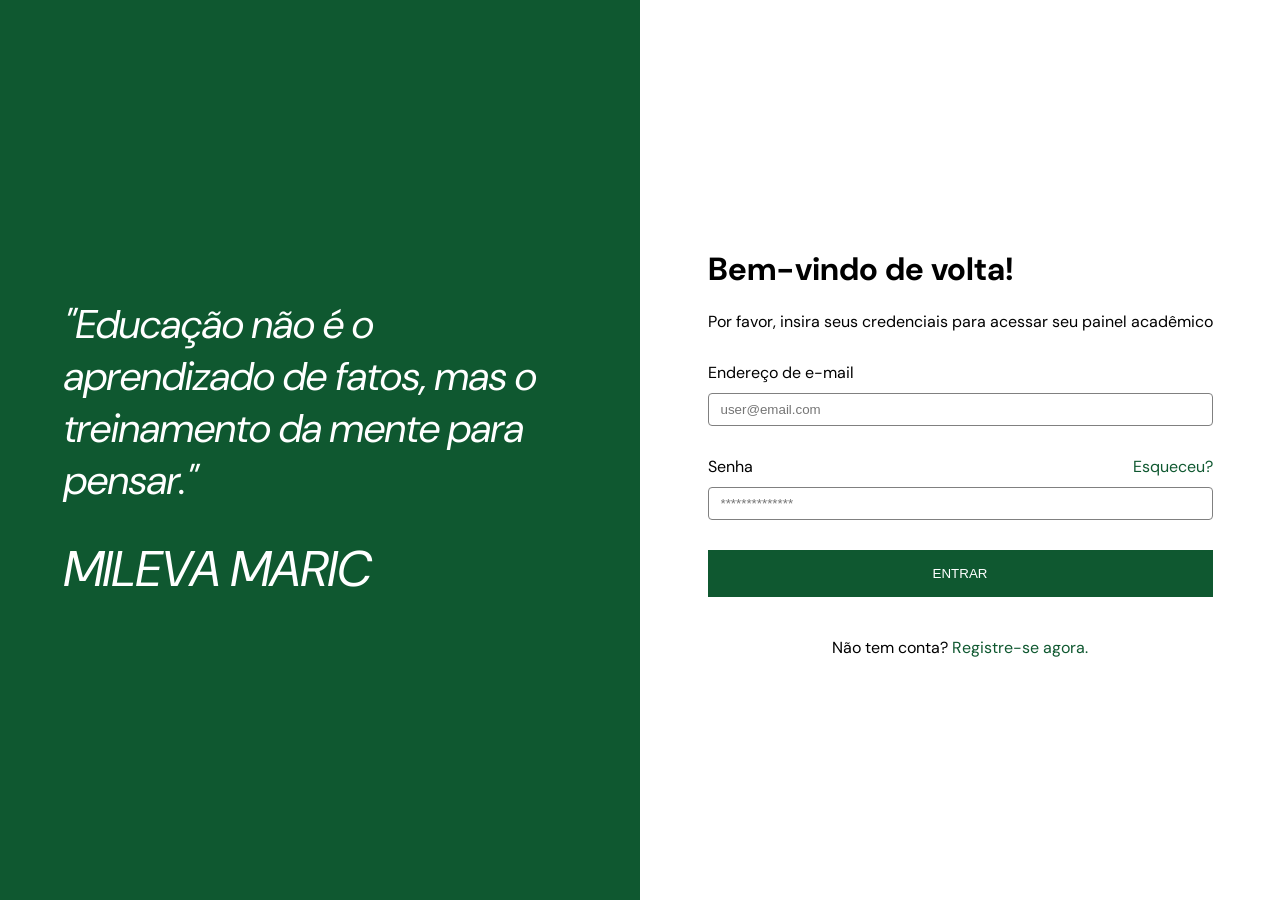
<file: index.html>
<!DOCTYPE html>
<html lang="en">
<head>
    <meta charset="UTF-8">
    <meta name="viewport" content="width=device-width, initial-scale=1.0">
    <link href="style.css" rel="stylesheet"/>
    <title>Document</title>
</head>
<body>
    <div class="container">
        <div class="hero">
            <p>
                <i>"Educação não é o aprendizado de fatos, mas o treinamento da mente para pensar."</i>
                <span><i>Mileva Maric</i></span>
            </p>
        </div>
    

    <div class='formulario'>
        <div>
        <h1>Bem-vindo de volta!</h1>
        <P>Por favor, insira seus credenciais para acessar seu painel acadêmico</P> 

        <form action="/login" method="post">
            <label for="">Endereço de e-mail</label>
            <input type="text" placeholder="user@email.com"/>

            <label for="">
                Senha 
                <a href="/esqueceu.html">Esqueceu?</a></label>
            <input name="senha" id="senha" type="password" placeholder="**************"/>
            <button type="submit">Entrar</button>
        </form>
        <p>Não tem conta? <a href="registro.html">Registre-se agora.</a></p>
    </div>
    </div>
</body>
</html>
</file>
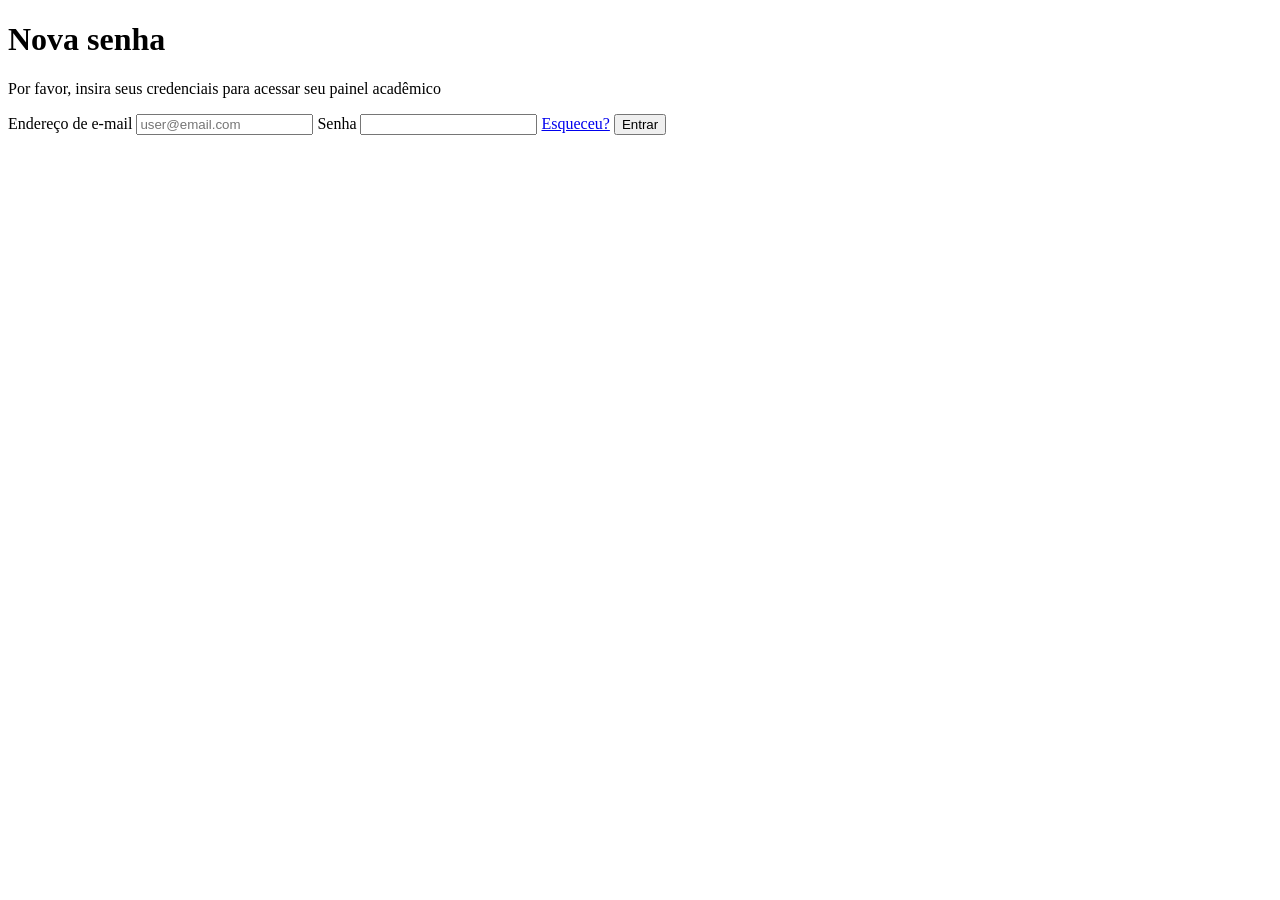
<file: nova-senha.html>
<!DOCTYPE html>
<html lang="en">
<head>
    <meta charset="UTF-8">
    <meta name="viewport" content="width=device-width, initial-scale=1.0">
    <title>Esqueceu a Senha</title>
</head>
<body>
    <div>
        <h1>Nova senha</h1>
        <P>Por favor, insira seus credenciais para acessar seu painel acadêmico</P> 

        <form action="/login" method="post">
            <label for="">Endereço de e-mail</label>
            <input type="text" placeholder="user@email.com"/>

            <label for="">Senha</label>
            <input name="senha" id="senha" type="password"/>
            <a href="/esqueceu.html">Esqueceu?</a>
            <button type="submit">Entrar</button>
        </form>
    </div>
</body>
</html>
</file>
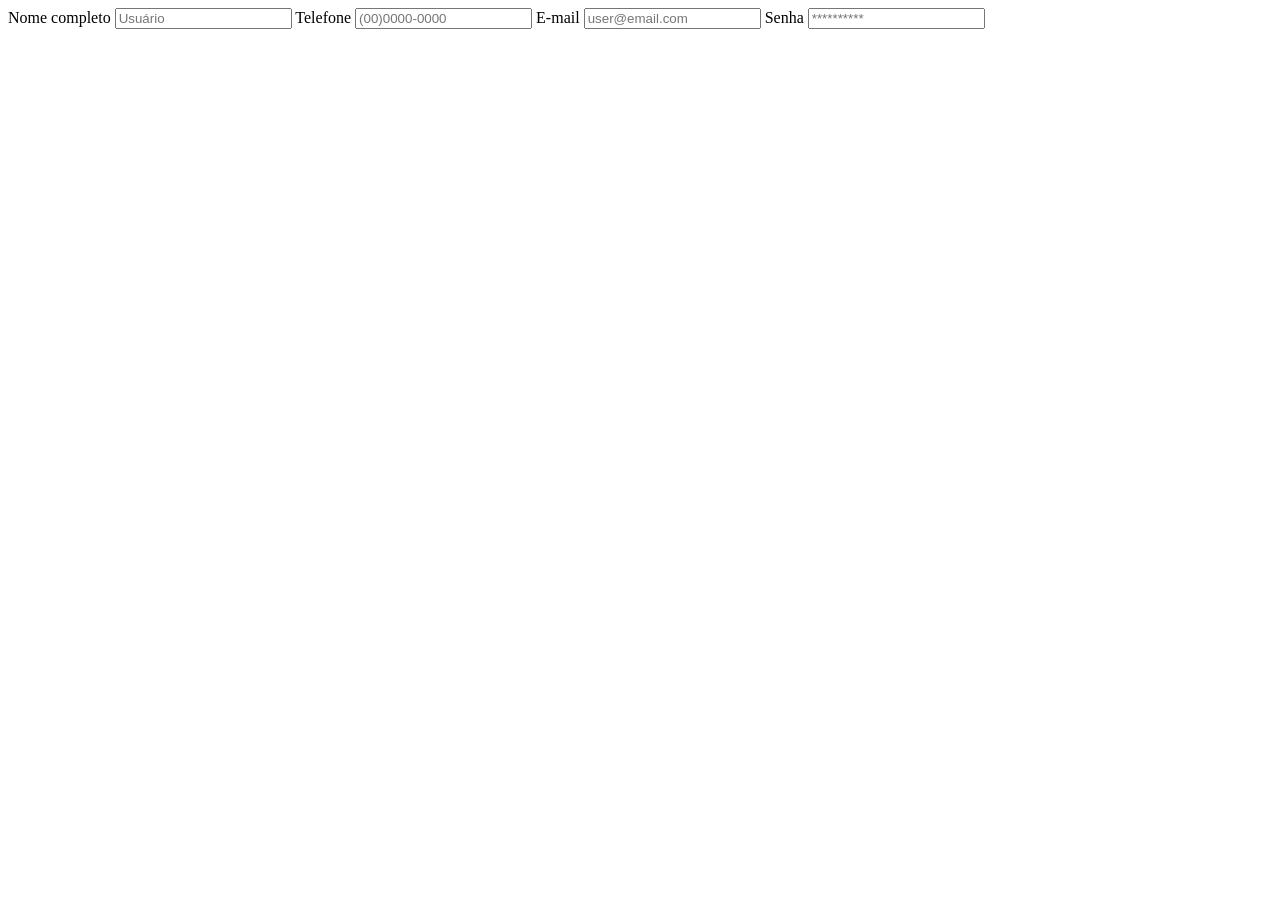
<file: registro-2.html>
<!DOCTYPE html>
<html lang="en">
<head>
    <meta charset="UTF-8">
    <meta name="viewport" content="width=device-width, initial-scale=1.0">
    <title>Document</title>
</head>
<body>
    <div>
        <form action="/cadastrar"method="post">
            <label for="nome">Nome completo</label>
            <input name="nome" id="nome" type="text" placeholder="Usuário"/>

            <label for="telefone">Telefone</label>
            <input name="telefone" id="telefone" type="text" placeholder="(00)0000-0000"/>
            
            <label for="email">E-mail</label>
            <input name="email" id="email" type="text" placeholder="user@email.com"/>

            <label for="senha">Senha</label>
            <input name="senha" id="senha" type="text" placeholder="**********"/>
        </form>
    </div>
</body>
</html>
</file>
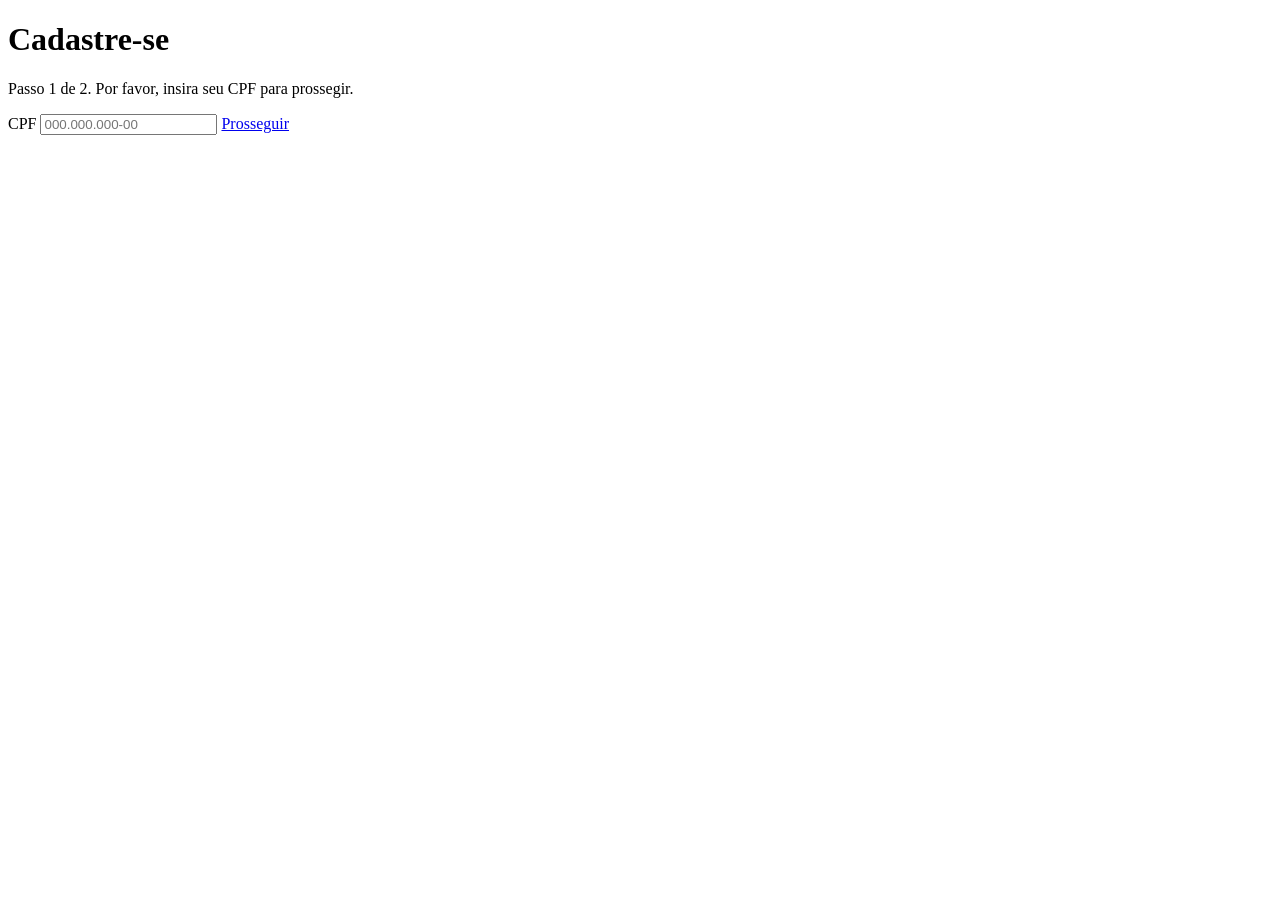
<file: registro.html>
<!DOCTYPE html>
<html lang="en">
<head>
    <meta charset="UTF-8">
    <meta name="viewport" content="width=device-width, initial-scale=1.0">
    <title>Document</title>
</head>
<body>
    <div>
        <h1>Cadastre-se</h1>
        <p>
            Passo 1 de 2.
            Por favor, insira seu CPF para prossegir.
        </p>
        <form action="/cadastrar" method="post">
            <label for="cpf">CPF</label>
            <input name="cpf" id="cpf" type="text" placeholder="000.000.000-00"/>
            <a href="registro-2.html">Prosseguir</button></a>

        </form>
    </div>
</body>
</html>
</file>
<file: style.css>
@import url('https://fonts.googleapis.com/css2?family=DM+Sans:ital,opsz,wght@0,9..40,100..1000;1,9..40,100..1000&display=swap');

*{   
    box-sizing: border-box;
}

body{
    padding:0;
    margin:0;
    font-family: "DM Sans", sans-serif;
    font-optical-sizing: auto;
    font-weight: 400;
    font-style: normal;
}

.container{
    display: flex;
}

.container > div {
    width: 50%;
}

.hero{
    display: flex;
    align-items: center;
    justify-content: center;
    height: 100vh;
    color: white;
    background-color: #0f5830;
}

.hero p{
    display: block;
    width: 80%;
    font-size: 40px;
}

.hero p span{
    display: block;
    margin-top: 30px;
    font-size: 50px;
    text-transform: uppercase;
}

.formulario{
    display: flex;
    align-items: center;
    justify-content: center;
}

.formulario label{
    display: block;
    margin-top: 30px;
    margin-bottom: 10px;
}

.formulario input{
    display: block;
    width:100%;
    border:1px solid gray;
    padding: 8px 12px;
    border-radius: 4px;
}

.formulario button{
    display: block;
    background-color: #0f5830;
    color: white;
    border: none;
    padding: 16px;
    width: 100%;
    margin-top: 30px;
    text-transform: uppercase;
    margin-bottom: 40px;
}

.formulario p{
    text-align: center;
}

.formulario a {
    color: #0f5830;
    text-decoration: none;
}

.formulario a:hover{
    text-decoration: underline;
}

.formulario label a{
    float: right;
}

.burro{
    color:red;
}
</file>
